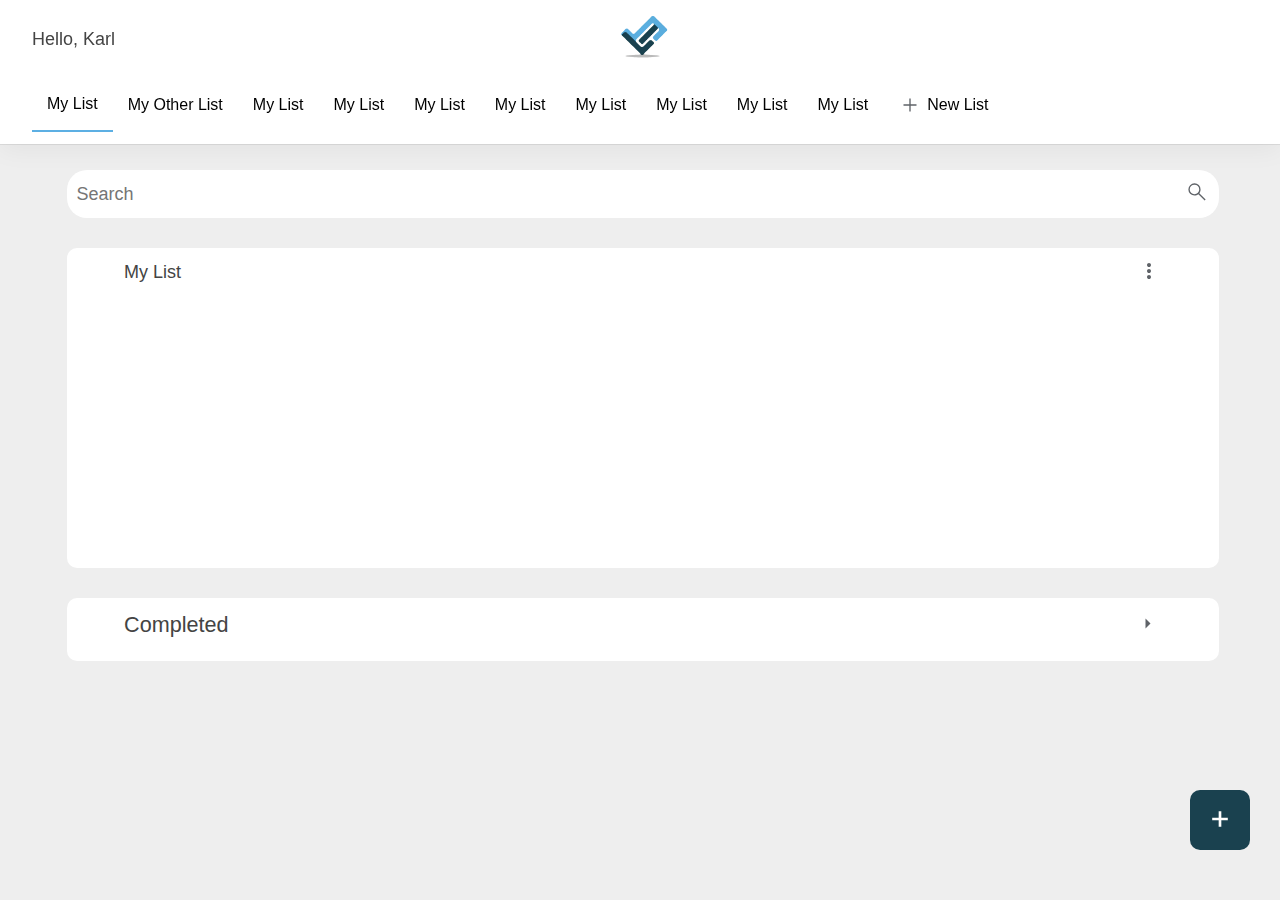
<file: index.html>
<!DOCTYPE html>
<html lang="en">
<head>
    <meta charset="UTF-8">
    <meta name="viewport" content="width=device-width, initial-scale=1.0">
    <link rel="stylesheet" href="css/main.css">
    <link rel="stylesheet" href="css/index.css">
    <script type="module" src="js/App.js"></script>
    <link rel="icon" href="images/logo-icon.png">
    <title>CheckMate</title>
</head>
<body>
    <div class="container">
        <div class="header-wrapper">
            <div class="header-top-wrapper">
                <div class="username-wrapper">
                    <span>Hello, Karl</span>
                </div>
                <div class="logo-wrapper">
                    <img id="logo" src="images/logo-icon.png" alt="logo.png">
                </div>
            </div>
            <!-- <span>Lists</span> -->
            <div class="header-bot-wrapper">
                <div class="lists-wrapper">
                    <button id="id1">My List</button>
                    <button id="2">My Other List</button>
                    <button id="3">My List</button>
                    <button id="4">My List</button>
                    <button id="5">My List</button>        
                    <button id="6">My List</button>
                    <button id="7">My List</button>
                    <button id="8">My List</button>
                    <button id="9">My List</button>
                    <button id="10">My List</button>
                    <form action="new-list.html">
                        <button id="add-new-list">
                            <svg xmlns="http://www.w3.org/2000/svg" height="24px" viewBox="0 -960 960 960" width="24px" fill="#5f6368"><path d="M453-454H220v-54h233v-233h54v233h233v54H507v233h-54v-233Z"/></svg>
                            <span>New List</span>
                        </button>
                    </form>
                </div>
            </div>
        </div>

        <div id="list-control-modal" class="modal">
            <div class="modal-content">
                <div class="modal-option-wrapper">
                    <a href="rename-list.html"><span>Rename list</span></a>
                    <a href="delete-list.html"><span>Delete list</span></a>
                </div>
            </div>
        </div>   
        

        <div class="add-item-wrapper">
            <form action="add-product.html">
                <button id="add-item-button">
                    <svg xmlns="http://www.w3.org/2000/svg" height="24px" viewBox="0 -960 960 960" width="24px" fill="#ffffff"><path d="M427-428H168v-106h259v-259h106v259h259v106H533v259H427v-259Z"/></svg>
                </button>
            </form>
        </div>

        <div class="main-list-container">
            <div class="search-bar-wrapper">
                <form action="">
                    <input type="text" id="search-bar-input" placeholder="Search">
                    <button>
                        <svg xmlns="http://www.w3.org/2000/svg" height="24px" viewBox="0 -960 960 960" width="24px" fill="#5f6368"><path d="M787-138 535-390q-30 25-73.5 38.5T379-338q-102.23 0-173.12-70.84-70.88-70.83-70.88-173Q135-684 205.84-755q70.83-71 173-71Q481-826 552-755.12q71 70.89 71 173.12 0 42-13.5 83T572-429l253 253-38 38ZM379-392q81 0 135.5-54.5T569-582q0-81-54.5-135.5T379-772q-81 0-135.5 54.5T189-582q0 81 54.5 135.5T379-392Z"/></svg>
                    </button>
                </form>
            </div>

            <div class="group-wrapper">
                <div class="main-list-content">
                    <div class="menu-list-inner-content">
                        <div class="main-list-content-header-wrapper">
                            <div class="main-list-content-header">
                                <span>My List</span>
                                <button id="modal-button">
                                    <svg xmlns="http://www.w3.org/2000/svg" height="24px" viewBox="0 -960 960 960" width="24px" fill="#5f6368"><path d="M480-160q-33 0-56.5-23.5T400-240q0-33 23.5-56.5T480-320q33 0 56.5 23.5T560-240q0 33-23.5 56.5T480-160Zm0-240q-33 0-56.5-23.5T400-480q0-33 23.5-56.5T480-560q33 0 56.5 23.5T560-480q0 33-23.5 56.5T480-400Zm0-240q-33 0-56.5-23.5T400-720q0-33 23.5-56.5T480-800q33 0 56.5 23.5T560-720q0 33-23.5 56.5T480-640Z"/></svg>
                                </button>
                            </div>
                        </div>
                        <div class="main-list-wrapper">
                            <div class="menu-list">
                                <input type="checkbox">
                                <span>Sample List Item</span>
                            </div>
                            <div class="menu-list">
                                <input type="checkbox">
                                <span>Sample List Item</span>
                            </div>
                            <div class="menu-list">
                                <input type="checkbox">
                                <span>Sample List Item</span>
                            </div>
                            <div class="menu-list">
                                <input type="checkbox">
                                <span>Sample List Item</span>
                            </div>
                            <div class="menu-list">
                                <input type="checkbox">
                                <span>Sample List Item</span>
                            </div>
                            <div class="menu-list">
                                <input type="checkbox">
                                <span>Sample List Item</span>
                            </div>
                            <div class="menu-list">
                                <input type="checkbox">
                                <span>Sample List Item</span>
                            </div>
                            <div class="menu-list">
                                <input type="checkbox">
                                <span>Sample List Item</span>
                            </div>
                        </div>
                    </div>
                </div>

                <div class="completed-item-wrapper">
                    <div class="completed-item-header-wrapper">
                        <div class="completed-item-header">
                            <div class="completed-item-header-left">
                                <span>Completed</span>
                            </div>
                            <div class="completed-item-header-right">
                                <button class="completed-item-drop-button" id="completed-item-drop-button">
                                    <svg xmlns="http://www.w3.org/2000/svg" height="24px" viewBox="0 -960 960 960" width="24px" fill="#5f6368"><path d="M480-360 280-560h400L480-360Z"/></svg>
                                </button>
                            </div>
                        </div>
                    </div>
                    <div class="completed-item-inner-wrapper" id="completed-item-inner-wrapper">
                        <div class="completed-item">
                            <input type="checkbox" checked>
                            <span>Completeted Item Sample</span>
                        </div>
                        <div class="completed-item">
                            <input type="checkbox" checked>
                            <span>Completeted Item Sample</span>
                        </div>
                    </div>
                </div>
            </div>
        </div>
    </div>
</body>
</html>
</file>
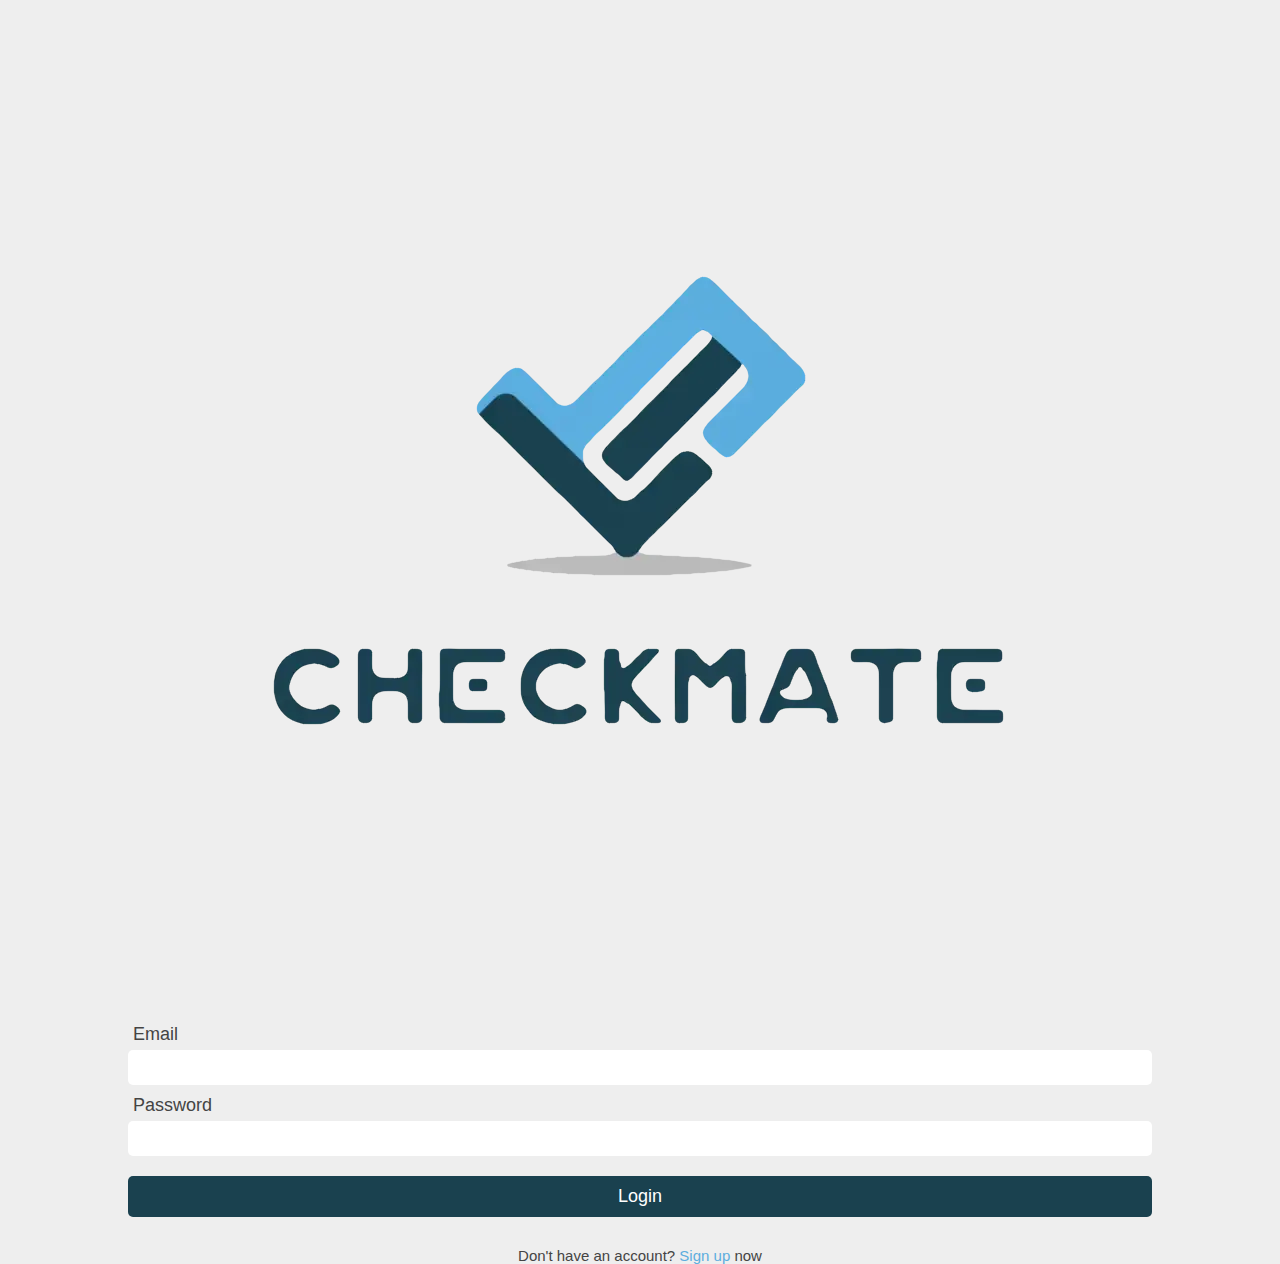
<file: login.html>
<!DOCTYPE html>
<html lang="en">
<head>
    <meta charset="UTF-8">
    <meta name="viewport" content="width=device-width, initial-scale=1.0">
    <link rel="stylesheet" href="css/main.css">
    <link rel="stylesheet" href="css/login-register.css">
    <link rel="icon" href="images/logo-icon.png">
    <title>CheckMate - Login</title>
</head>
<body>
    <div class="container">
        <div class="logo-wrapper">
            <img id="logo" src="images/checkMate.png" alt="logo">
        </div>
        <div class="login-form-wrapper">
            <div id="error-message" style="color: red; display: none;"></div>

            <form id="login-form" method="POST" action="/data-handling/login.php">
                <div>
                    <span>Email</span>
                    <input type="email" name="email" id="email-input" required>
                </div>
                <div>
                    <span>Password</span>
                    <input type="password" name="password" id="password-input" required>
                </div>
                <div class="login-button-wrapper">
                    <button type="submit" id="login-button">Login</button>
                </div>
            </form>
            <div class="sign-up-wrapper">
                <span id="sign-up">Don't have an account? <a href="register.html"> Sign up </a> now</span>
            </div>
        </div>
    </div>

    <script>
        // Display error message if passed via URL query
        function getQueryParam(param) {
            const urlParams = new URLSearchParams(window.location.search);
            return urlParams.get(param);
        }

        const errorMessage = getQueryParam('error');
        if (errorMessage) {
            const errorDiv = document.getElementById('error-message');
            errorDiv.textContent = decodeURIComponent(errorMessage);
            errorDiv.style.display = 'block';
        }
    </script>
</body>
</html>
</file>
<file: css/main.css>
* {
    margin: 0px;
    padding: 0px;
}

body {
    font-family: Helvetica, Sans-Serif;
    color: #444444;
    font-size: large;
    background-color: #EEEEEE;
    margin: 0px;
    padding: 0px;
}
</file>
<file: css/index.css>
.container {
    display: flex;
    height: 100vh;
    justify-content: center;
    overflow: auto;
}

.header-wrapper {
    position: fixed;
    background-color: white;
    height: 16%;
    width: 100%;
    z-index: 500;
    display: flex;
    flex-direction: column;
    align-items: center;
    box-shadow: rgba(0, 0, 0, 0.05) 0px 6px 24px 0px, rgba(0, 0, 0, 0.08) 0px 0px 0px 1px;
}

.header-wrapper .header-top-wrapper, .header-wrapper .header-bot-wrapper  {
    width: 95%;
    height: 50%;
}

.header-wrapper .header-mid-wrapper {
    display: flex;
    justify-content: center;
    align-items: center;
}

.header-wrapper .header-top-wrapper {
    display: flex;
    align-items: center;
    justify-content: space-between;
    margin-top: 5px;
}

.header-wrapper .header-bot-wrapper {
    height: 50%;
    /* background-color: lightgray; */
    overflow-x: auto;
    /* display: inline-block; */
    white-space: nowrap;
}

.username-wrapper {
    display: flex;
    align-items: center;
}

#username {
    font-size: larger;
}

.logo-wrapper {
    position: absolute;
    left:50%;
    margin-left:-20px;
}

.logout-button {
    border: none;
    background-color: transparent;
    z-index: 800;
}

.username-wrapper form {
    height: 100%;
}

::-webkit-scrollbar {
    display: none;
}

#logo {
    height: 3rem;
}

.lists-wrapper {
    display: flex;
}

.lists-wrapper button {
    background-color: transparent;
    border: none;
    padding: 15px;
    font-weight: normal;
    font-size: medium;
    margin-top: 3px;
    display: flex;
    align-items: center;
    flex-direction: row;
}

#id1 {
    border-bottom: solid #5cafe3 2px;

}

#add-new-list svg{
    margin-right: 5px;
}

/* Search Bar */
.search-bar-wrapper {
    background-color: white;
    width: 100%;
    height: 3rem;
    border-radius: 20px;
    display: flex;
    align-items: center;
    justify-content: space-between;
    margin-bottom: 30px;
    margin-top: 10px;
}

.search-bar-wrapper form {
    width: 100%;
    display: flex;
    justify-content: space-between;
}

.search-bar-wrapper button {
    margin-right: 10px;
    border: none;
    outline: none;
    background-color: transparent;
    font-size: large;
}

#search-bar-input {
    border: none;
    outline: none;
    background-color: transparent;
    font-size: large;
    margin-left: 10px;
}

/* Main List */
.main-list-container {
    width: 90%;
    height: 100% - 10rem;
    background-color: transparent;
    margin-top: 10rem;
    display: flex;
    flex-direction: column;
    align-items: center;
}

.main-list-content {
    width: 100%;
    min-height: 20rem;
    background-color: white;
    border-radius: 10px;
    display: flex;
    justify-content: center;
}

.menu-list-inner-content {
    width: 90%;
    display: flex;
    flex-direction: column;
    align-items: center;
}

.main-list-content-header-wrapper {
    width: 100%;
    height: 3rem;
    /* background-color: grey; */
    display: flex;
    align-items: center;
    justify-content: center;
}

.main-list-content-header {
    width: 100%;
    height: 2rem;
    /* background-color: red; */
    display: flex;
    align-items: center;
    justify-content: space-between;
}

.main-list-content-header button {
    border: none;
    background-color: transparent;
}

#list-name {
    font-size: larger;
}

.sort-modal-button-wrapper {
    width: 3.5rem;
    display: flex;
    justify-content: space-between;
    align-items: center;
}

#sort-button * {
    transition: fill 100ms ease-in-out;
}

.main-list-wrapper {
    width: 100%;
    margin-top: 5px;
    padding-bottom: 15px;
}

.main-list-wrapper div {
    display: none;
    align-items: center;
    justify-content: space-between;
    padding-top: 5px;
    padding-bottom: 5px;

    >input {
        margin-right: 6px;
    }
    >span {
        margin-right: 10px;
        color: #737373;
        font-weight: lighter;
    }
    >a {
        font-size: large;
        text-decoration: none;
        color: #444444;
    }
}

.delete-product-button-wrapper {
    display: flex;
    justify-content: center;
    align-items: center;
}


/* Completed Item */
.completed-item-wrapper {
    margin-top: 30px;
    width: 100%;
    height: auto;
    background-color: white;
    display: flex;
    justify-content: center;
    align-items: center;
    border-radius: 10px;
    flex-direction: column;
}

.completed-item-header-wrapper {
    width: 90%;
    height: auto;
    /* background-color: black; */
    padding: 12px;
}

.completed-item-header {
    width: 100%;
    display: flex;
    justify-content: space-between;
    align-items: center;
}

.completed-item-header-left span {
    font-size: larger;
}

.completed-item-header-right .completed-item-drop-button {
    border: none;
    background-color: transparent;
    transform: rotate(-0.25turn);
    transition-duration: 100ms;
}

.completed-item-header-right .completed-item-drop-button.show {
    transform: rotate(0);
}

.completed-item-inner-wrapper {
    width: 100%;
    height: 0px;
    display: flex;
    justify-content: space-between;
    align-items: center;
    flex-direction: column;
    overflow: hidden;
    transition: height 1s ease-in-out;
    padding-bottom: 10px;
}

.completed-item-inner-wrapper div {
    width: 90%;
    display: none;
    align-items: center;
    justify-content: space-between;
    padding-top: 5px;
    padding-bottom: 5px;

    >div {
        width: auto;
    }
    >input {
        margin-right: 6px;
    }
    >span {
        margin-right: 10px;
        color: #737373;
        font-weight: lighter;
    }
    >a {
        font-size: large;
        text-decoration: line-through;
        color: #444444;
    }
}


.completed-item {
    /* display: flex;
    justify-content: start;
    align-items: center; */
    width: 100%;
    /* padding: 10px;
    margin-bottom: 5px; */
}

.completed-item-inner-wrapper.show {
    height: auto;
}

.group-wrapper {
    width: 100%;
}

.add-item-wrapper {
    position: fixed;
    z-index: 900;
    bottom: 0;
    right: 0;
    margin-bottom: 50px;
    margin-right: 30px;
}

#add-item-button {
    height: 60px;
    width: 60px;
    border: none;
    background-color: #1a414f;
    border-radius: 10px;
    padding: 10px;
}

.modal {
    position: fixed;
    background-color: rgba(0, 0, 0, 0.321);
    height: 100vh;
    width: 100vw;
    display: flex;
    justify-content: center;
    align-items: end;
    opacity: 0;
    transition: opacity 200ms;
    z-index: 999;
    visibility: hidden;
}

.modal-content {
    position: fixed;
    width: 100vw;
    height: 0rem;
    background-color: white;
    border-top-left-radius: 10px;
    border-top-right-radius: 10px;
    transition: height 200ms;
    bottom: 0;
    display: flex;
    justify-content: center;
}

.modal-option-wrapper {
    display: flex;
    flex-direction: column;
    width: 90%;
    margin-top: 30px;
}

.modal-option-wrapper a {
    margin-bottom: 15px;
    text-decoration: none;
    color: #444444;
    font-size: larger;
    /* font-weight: 600; */
    >#delete-list-span {
        color: red;
    }
}

.modal.open {
    opacity: 1;
    >.modal-content {
        height: 15rem;
    }
}
</file>
<file: css/login-register.css>
.container {
    display: flex;
    width: 100%;
    height: 100%;
    flex-direction: column;
    align-items: center;
    overflow: hidden;
}

.logo-wrapper {
    display: flex;
    padding: 0;
    justify-content: center;
}

#logo {
    width: 100%;
}

.login-form-wrapper {
    width: 80%;
}

#login-form {
    display: flex;
    flex-direction: column;
    margin-bottom: 20px;
}

#login-form div {
    display: flex;
    flex-direction: column;
    margin-bottom: 10px;
}

#login-form input {
    height: 35px;
    border-radius: 5px;
    font-size: large;
    padding-left: 5px;
    border: none;
    color: #444444;
}

#login-form input:focus {
    outline: none;
}

#login-form div span {
    font-size: large;
    margin-left: 5px;
    margin-bottom: 5px;
}

#login-button {
    margin-top: 10px;
    padding: 10px;
    color: white;
    background-color: #1a414f;
    font-size: large;
    border: none;
    border-radius: 5px;
}

.sign-up-wrapper {
    width: 100%;
    display: flex;
    justify-content: center;
}

#sign-up {
    font-size: 15px;
}

#sign-up a {
    text-decoration: none;
    color: #5dadde;
}

/* register */
.register-form-wrapper {
    width: 80%;
}

#register-form {
    display: flex;
    flex-direction: column;
    margin-bottom: 20px;
}

#register-form div {
    display: flex;
    flex-direction: column;
    margin-bottom: 10px;
}

#register-form input {
    height: 35px;
    border-radius: 5px;
    font-size: large;
    padding-left: 5px;
    border: none;
    color: #444444;
}

#register-form input:focus {
    outline: none;
}

#register-form div span {
    font-size: large;
    margin-left: 5px;
    margin-bottom: 5px;
}

#register-button {
    margin-top: 10px;
    padding: 10px;
    color: white;
    background-color: #1a414f;
    font-size: large;
    border: none;
    border-radius: 5px;
}

#password-span, #confirm-password-span {
    color: #444444;
}
</file>
